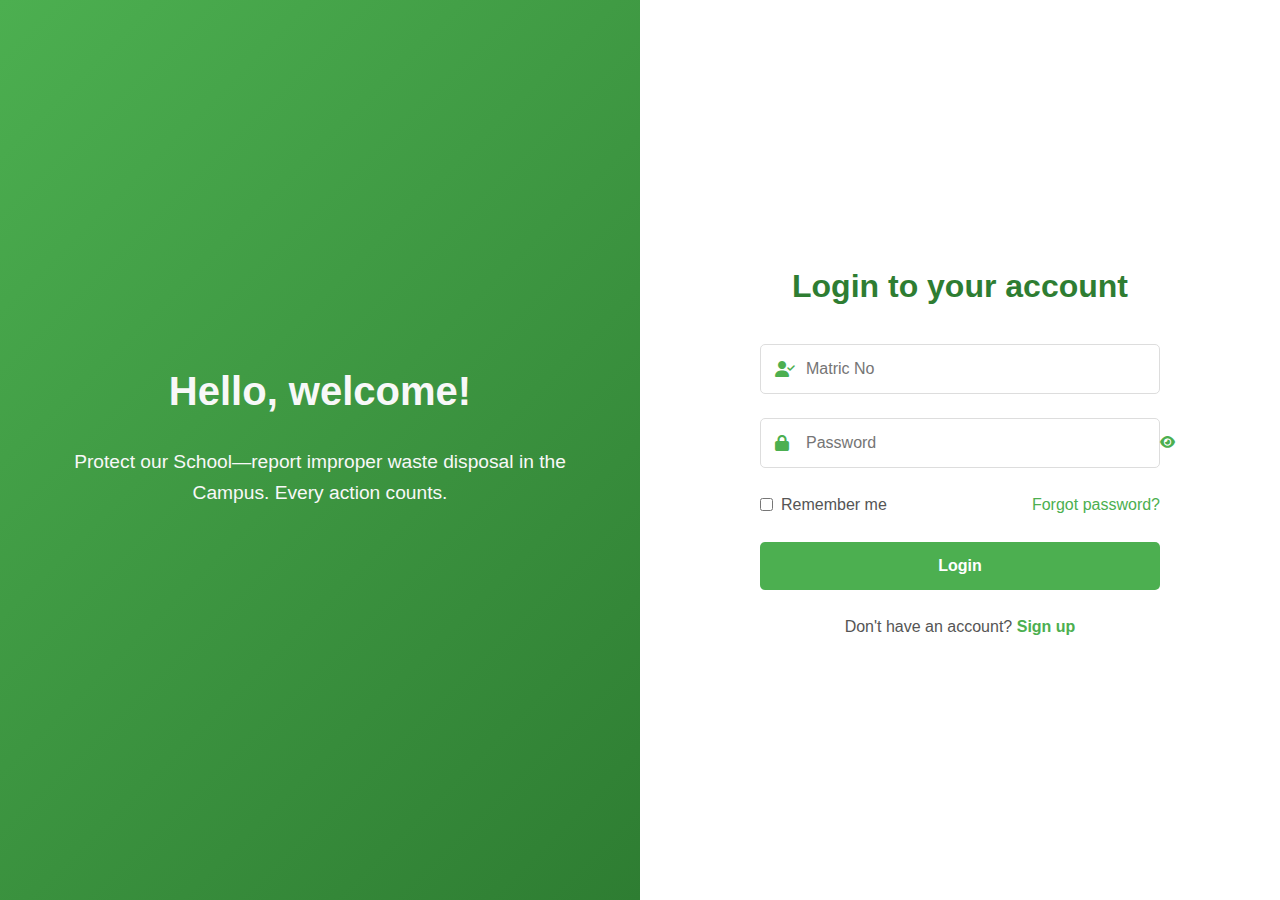
<file: new waste report/All code/logintesting22.html>
<!DOCTYPE html>
<html lang="en">
<head>
    <meta charset="UTF-8">
    <meta name="viewport" content="width=device-width, initial-scale=1.0">
    <title>Waste Disposal Report</title>
    <link rel="stylesheet" href="https://cdnjs.cloudflare.com/ajax/libs/font-awesome/6.4.0/css/all.min.css">
    <style>
        /* Base Styles */
        :root {
            --primary-color: #4CAF50;
            --secondary-color: #2E7D32;
            --accent-color: #8BC34A;
            --text-color: #333;
            --light-text: #f8f8f8;
            --background-light: #f5f5f5;
            --shadow: 0 4px 6px rgba(0, 0, 0, 0.1);
            --transition: all 0.3s ease;
        }

        * {
            margin: 0;
            padding: 0;
            box-sizing: border-box;
            font-family: 'Segoe UI', Tahoma, Geneva, Verdana, sans-serif;
        }

        body {
            background-color: var(--background-light);
            color: var(--text-color);
            line-height: 1.6;
        }

        .gradient-container {
            display: flex;
            min-height: 100vh;
        }

        /* Welcome Section */
        .welcome-section {
            flex: 1;
            background: linear-gradient(135deg, var(--primary-color), var(--secondary-color));
            color: var(--light-text);
            padding: 2rem;
            display: flex;
            flex-direction: column;
            justify-content: center;
            align-items: center;
            text-align: center;
        }

        .welcome-section h1 {
            font-size: 2.5rem;
            margin-bottom: 1.5rem;
            font-weight: 700;
        }

        .welcome-text {
            font-size: 1.2rem;
            max-width: 500px;
            margin-bottom: 2rem;
        }

        /* Login Section */
        .login-section {
            flex: 1;
            padding: 2rem;
            display: flex;
            flex-direction: column;
            justify-content: center;
            align-items: center;
            background-color: white;
        }

        .login-section h2 {
            font-size: 2rem;
            margin-bottom: 2rem;
            color: var(--secondary-color);
        }

        .login-form {
            width: 100%;
            max-width: 400px;
        }

        .input-group {
            position: relative;
            margin-bottom: 1.5rem;
        }

        .input-group i {
            position: absolute;
            left: 15px;
            top: 50%;
            transform: translateY(-50%);
            color: var(--primary-color);
        }

        .input-group input {
            width: 100%;
            padding: 15px 15px 15px 45px;
            border: 1px solid #ddd;
            border-radius: 5px;
            font-size: 1rem;
            transition: var(--transition);
        }

        .input-group input:focus {
            outline: none;
            border-color: var(--primary-color);
            box-shadow: 0 0 0 2px rgba(76, 175, 80, 0.2);
        }

        .toggle-password {
            position: absolute;
            right: 15px;
            top: 50%;
            transform: translateY(-50%);
            background: none;
            border: none;
            color: #777;
            cursor: pointer;
            transition: var(--transition);
        }

        .toggle-password:hover {
            color: var(--primary-color);
        }

        .form-options {
            display: flex;
            justify-content: space-between;
            align-items: center;
            margin-bottom: 1.5rem;
        }

        .remember-me {
            display: flex;
            align-items: center;
            gap: 0.5rem;
            color: #555;
            cursor: pointer;
        }

        .forgot-password {
            color: var(--primary-color);
            text-decoration: none;
            transition: var(--transition);
        }

        .forgot-password:hover {
            text-decoration: underline;
        }

        .login-btn {
            width: 100%;
            padding: 15px;
            background-color: var(--primary-color);
            color: white;
            border: none;
            border-radius: 5px;
            font-size: 1rem;
            font-weight: 600;
            cursor: pointer;
            transition: var(--transition);
            margin-bottom: 1.5rem;
        }

        .login-btn:hover {
            background-color: var(--secondary-color);
            transform: translateY(-2px);
            box-shadow: var(--shadow);
        }

        .signup-link {
            text-align: center;
            color: #555;
        }

        .signup-link a {
            color: var(--primary-color);
            text-decoration: none;
            font-weight: 600;
            transition: var(--transition);
        }

        .signup-link a:hover {
            text-decoration: underline;
        }

        /* Auth Modal Styles */
        .auth-modal {
            position: fixed;
            top: 0;
            left: 0;
            width: 100%;
            height: 100%;
            background-color: rgba(0, 0, 0, 0.7);
            display: flex;
            justify-content: center;
            align-items: center;
            z-index: 1000;
            opacity: 0;
            visibility: hidden;
            transition: all 0.3s ease;
        }

        .auth-modal.active {
            opacity: 1;
            visibility: visible;
        }

        .auth-modal .modal-content {
            background: white;
            padding: 2rem;
            border-radius: 8px;
            width: 90%;
            max-width: 450px;
            box-shadow: 0 5px 15px rgba(0, 0, 0, 0.3);
            transform: translateY(-20px);
            transition: all 0.3s ease;
        }

        .auth-modal.active .modal-content {
            transform: translateY(0);
        }

        .auth-modal .close-modal {
            position: absolute;
            top: 15px;
            right: 20px;
            font-size: 1.5rem;
            cursor: pointer;
            color: #666;
            background: none;
            border: none;
        }

        .auth-modal .close-modal:hover {
            color: #333;
        }

        .auth-modal h3 {
            color: var(--secondary-color);
            margin-bottom: 1.5rem;
            text-align: center;
        }

        .auth-modal .input-group {
            margin-bottom: 1.2rem;
        }

        .auth-modal .auth-btn {
            width: 100%;
            padding: 12px;
            background-color: var(--primary-color);
            color: white;
            border: none;
            border-radius: 5px;
            font-size: 1rem;
            font-weight: 600;
            cursor: pointer;
            transition: var(--transition);
            margin-top: 1rem;
        }

        .auth-modal .auth-btn:hover {
            background-color: var(--secondary-color);
        }

        /* Modal message styles */
        .modal-message {
            padding: 10px 15px;
            margin-bottom: 15px;
            border-radius: 5px;
            font-size: 14px;
        }

        .modal-message.success {
            color: #155724;
            background-color: #d4edda;
            border: 1px solid #c3e6cb;
        }

        .modal-message.error {
            color: #721c24;
            background-color: #f8d7da;
            border: 1px solid #f5c6cb;
        }

        /* Message styles */
        .auth-message {
            padding: 12px 16px;
            margin: 15px 0;
            border-radius: 6px;
            font-size: 14px;
            transition: all 0.3s ease;
        }

        .auth-message.success {
            color: #155724;
            background-color: #d4edda;
            border: 1px solid #c3e6cb;
        }

        .auth-message.error {
            color: #721c24;
            background-color: #f8d7da;
            border: 1px solid #f5c6cb;
        }

        /* Media Queries for Responsive Design */
        @media (max-width: 768px) {
            .gradient-container {
                flex-direction: column;
            }

            .welcome-section {
                padding: 2rem 1rem;
            }

            .welcome-section h1 {
                font-size: 2rem;
            }

            .welcome-text {
                font-size: 1rem;
            }

            .login-section {
                padding: 2rem 1rem;
            }

            .login-section h2 {
                font-size: 1.5rem;
            }
        }

        @media (max-width: 480px) {
            .welcome-section h1 {
                font-size: 1.8rem;
            }

            .form-options {
                flex-direction: column;
                gap: 1rem;
                align-items: flex-start;
            }

            .forgot-password {
                margin-left: 0;
            }

            .input-group input {
                padding: 12px 12px 12px 40px;
            }

            .auth-modal .modal-content {
                padding: 1.5rem;
            }
        }

        /* Animation */
        @keyframes fadeIn {
            from {
                opacity: 0;
                transform: translateY(20px);
            }
            to {
                opacity: 1;
                transform: translateY(0);
            }
        }

        .welcome-section, .login-section {
            animation: fadeIn 0.8s ease-out forwards;
        }

        .login-section {
            animation-delay: 0.2s;
        }
    </style>
</head>
<body>
    <div class="gradient-container">
        <div class="welcome-section">
            <h1>Hello, welcome!</h1>
            <p class="welcome-text">Protect our School—report improper waste disposal in the Campus. Every action counts.</p>
        </div>
        
        <div class="login-section">
            <h2>Login to your account</h2>
            <form class="login-form">
                <div class="input-group">
                    <i class="fa-solid fa-user-check"></i>
                    <input type="text" placeholder="Matric No" required>
                </div>
                <div class="input-group">
                    <i class="fas fa-lock"></i>
                    <input type="password" placeholder="Password" required>
                    <button type="button" class="toggle-password"><i class="fas fa-eye"></i></button>
                </div>
                <div class="form-options">
                    <label class="remember-me">
                        <input type="checkbox"> Remember me
                    </label>
                    <a href="#" class="forgot-password">Forgot password?</a>
                </div>
                <button type="submit" class="login-btn">Login</button>
                <p class="signup-link">Don't have an account? <a href="#" id="signup-link">Sign up</a></p>
            </form>
        </div>
    </div>

    <script>
        document.addEventListener('DOMContentLoaded', function() {
            // Initialize user storage if not exists
            initializeUserStorage();

            // DOM Elements
            const togglePassword = document.querySelector('.toggle-password');
            const passwordInput = document.querySelector('.input-group input[type="password"]');
            const loginForm = document.querySelector('.login-form');
            const forgotPasswordLink = document.querySelector('.forgot-password');
            const signupLink = document.querySelector('#signup-link');
            const matricInput = document.querySelector('.input-group input[type="text"]');

            // Event Listeners
            setupEventListeners();

            // Load remembered matric number
            loadRememberedMatric();

            // ==================== FUNCTIONS ====================

            function initializeUserStorage() {
                if (!localStorage.getItem('users')) {
                    localStorage.setItem('users', JSON.stringify([
                        {
                            name: "Admin User",
                            matricNo: "FSC/2020/0001",
                            password: "admin123",
                            role: "admin"
                        },
                        {
                            name: "Demo Student",
                            matricNo: "FSC/2020/0002",
                            password: "student123",
                            role: "student"
                        }
                    ]));
                }
            }

            function setupEventListeners() {
                // Password visibility toggle
                if (togglePassword) {
                    togglePassword.addEventListener('click', togglePasswordVisibility);
                }

                // Login form submission
                if (loginForm) {
                    loginForm.addEventListener('submit', handleLogin);
                }

                // Forgot password link
                if (forgotPasswordLink) {
                    forgotPasswordLink.addEventListener('click', showForgotPasswordModal);
                }

                // Sign up link
                if (signupLink) {
                    signupLink.addEventListener('click', showSignupModal);
                }
            }

            function togglePasswordVisibility() {
                const isPassword = passwordInput.type === 'password';
                passwordInput.type = isPassword ? 'text' : 'password';
                this.innerHTML = isPassword ? '<i class="fas fa-eye-slash"></i>' : '<i class="fas fa-eye"></i>';
            }

            function handleLogin(e) {
                e.preventDefault();
                
                const matricNo = matricInput.value.trim().toUpperCase();
                const password = passwordInput.value;
                const rememberMe = this.querySelector('input[type="checkbox"]')?.checked;

                // Validate inputs
                if (!validateLoginInputs(matricNo, password)) return;

                // Authenticate user
                const users = JSON.parse(localStorage.getItem('users'));
                const user = users.find(user => user.matricNo === matricNo);

                if (!user) {
                    showMessage('Incorrect matric number or not registered', false);
                    matricInput.focus();
                    return;
                }

                if (user.password !== password) {
                    showMessage('Incorrect password', false);
                    passwordInput.focus();
                    return;
                }

                // Successful login
                handleSuccessfulLogin(user, matricNo, rememberMe);
            }

            function validateLoginInputs(matricNo, password) {
                if (!validateMatricNo(matricNo)) {
                    showMessage('Invalid matric number format. Correct format: ABC/2020/0001', false);
                    matricInput.focus();
                    return false;
                }

                if (password.length < 6) {
                    showMessage('Password must be at least 6 characters', false);
                    passwordInput.focus();
                    return false;
                }

                return true;
            }

            function handleSuccessfulLogin(user, matricNo, rememberMe) {
                if (rememberMe) {
                    localStorage.setItem('rememberedMatric', matricNo);
                } else {
                    localStorage.removeItem('rememberedMatric');
                }

                sessionStorage.setItem('currentUser', JSON.stringify(user));
                
                showMessage('Login successful! Redirecting...', true);
                setTimeout(() => {
                    window.location.href = user.role === 'admin' ? 'admin-dashboard.html' : 'index.html';
                }, 1500);
            }

            function showForgotPasswordModal(e) {
                if (e) e.preventDefault();

                const modal = document.createElement('div');
                modal.className = 'auth-modal';
                modal.innerHTML = `
                    <div class="modal-content">
                        <button class="close-modal">&times;</button>
                        <h3>Reset Password</h3>
                        <div id="reset-message-container"></div>
                        <div class="input-group">
                            <i class="fas fa-id-card"></i>
                            <input type="text" id="reset-matric" placeholder="FSC/2020/0001">
                        </div>
                        <button class="auth-btn reset-btn">Send Reset Link</button>
                    </div>
                `;
                document.body.appendChild(modal);

                // Activate modal
                setTimeout(() => modal.classList.add('active'), 10);

                // Close modal
                modal.querySelector('.close-modal').addEventListener('click', () => {
                    modal.classList.remove('active');
                    setTimeout(() => modal.remove(), 300);
                });
                
                // Reset password functionality
                modal.querySelector('.reset-btn').addEventListener('click', () => {
                    const matricNo = modal.querySelector('#reset-matric').value.trim().toUpperCase();
                    const messageContainer = modal.querySelector('#reset-message-container');
                    
                    if (!validateMatricNo(matricNo)) {
                        showModalMessage('Invalid matric number format', false, messageContainer);
                        return;
                    }

                    const users = JSON.parse(localStorage.getItem('users'));
                    if (users.some(user => user.matricNo === matricNo)) {
                        showModalMessage('Password reset link has been sent to your school email', true, messageContainer);
                        setTimeout(() => {
                            modal.classList.remove('active');
                            setTimeout(() => modal.remove(), 300);
                        }, 2000);
                    } else {
                        showModalMessage('Matric number not found in our system', false, messageContainer);
                    }
                });

                // Close when clicking outside
                modal.addEventListener('click', (e) => {
                    if (e.target === modal) {
                        modal.classList.remove('active');
                        setTimeout(() => modal.remove(), 300);
                    }
                });
            }

            function showSignupModal(e) {
                if (e) e.preventDefault();

                const modal = document.createElement('div');
                modal.className = 'auth-modal';
                modal.innerHTML = `
                    <div class="modal-content">
                        <button class="close-modal">&times;</button>
                        <h3>Student Registration</h3>
                        <div id="signup-message-container"></div>
                        <form class="signup-form">
                            <div class="input-group">
                                <i class="fas fa-user"></i>
                                <input type="text" id="signup-name" placeholder="Full Name" required>
                            </div>
                            <div class="input-group">
                                <i class="fas fa-id-card"></i>
                                <input type="text" id="signup-matric" placeholder="Matric Number (FSC/2020/001)" required>
                            </div>
                            <div class="input-group">
                                <i class="fas fa-lock"></i>
                                <input type="password" id="signup-password" placeholder="Password (min 6 characters)" required>
                                <button type="button" class="toggle-password"><i class="fas fa-eye"></i></button>
                            </div>
                            <div class="input-group">
                                <i class="fas fa-lock"></i>
                                <input type="password" id="signup-confirm" placeholder="Confirm Password" required>
                            </div>
                            <button type="submit" class="auth-btn">Register</button>
                        </form>
                    </div>
                `;
                document.body.appendChild(modal);

                // Activate modal
                setTimeout(() => modal.classList.add('active'), 10);

                // Password toggle
                const modalToggle = modal.querySelector('.toggle-password');
                const modalPassword = modal.querySelector('#signup-password');
                
                modalToggle.addEventListener('click', function() {
                    const isPassword = modalPassword.type === 'password';
                    modalPassword.type = isPassword ? 'text' : 'password';
                    this.innerHTML = isPassword ? '<i class="fas fa-eye-slash"></i>' : '<i class="fas fa-eye"></i>';
                });

                // Form submission
                modal.querySelector('.signup-form').addEventListener('submit', function(e) {
                    e.preventDefault();
                    
                    const messageContainer = modal.querySelector('#signup-message-container');
                    messageContainer.innerHTML = '';
                    
                    const name = this.querySelector('#signup-name').value.trim();
                    const matricNo = this.querySelector('#signup-matric').value.trim().toUpperCase();
                    const password = this.querySelector('#signup-password').value;
                    const confirm = this.querySelector('#signup-confirm').value;

                    // Validate inputs
                    if (!validateSignupInputs(name, matricNo, password, confirm, messageContainer)) return;

                    // Register new user
                    registerNewUser(name, matricNo, password, modal, messageContainer, this);
                });

                // Close modal
                modal.querySelector('.close-modal').addEventListener('click', () => {
                    modal.classList.remove('active');
                    setTimeout(() => modal.remove(), 300);
                });
                
                modal.addEventListener('click', (e) => {
                    if (e.target === modal) {
                        modal.classList.remove('active');
                        setTimeout(() => modal.remove(), 300);
                    }
                });
            }

            function validateSignupInputs(name, matricNo, password, confirm, messageContainer) {
                if (!name) {
                    showModalMessage('Full name is required', false, messageContainer);
                    return false;
                }

                if (!matricNo) {
                    showModalMessage('Matric number is required', false, messageContainer);
                    return false;
                }

                if (!validateMatricNo(matricNo)) {
                    showModalMessage('Invalid matric number format. Use format: ABC/2020/0001', false, messageContainer);
                    return false;
                }

                if (!password) {
                    showModalMessage('Password is required', false, messageContainer);
                    return false;
                }

                if (password.length < 6) {
                    showModalMessage('Password must be at least 6 characters', false, messageContainer);
                    return false;
                }

                if (password !== confirm) {
                    showModalMessage('Passwords do not match', false, messageContainer);
                    return false;
                }

                return true;
            }

            function registerNewUser(name, matricNo, password, modal, messageContainer, form) {
                let users = [];
                try {
                    const usersData = localStorage.getItem('users');
                    users = usersData ? JSON.parse(usersData) : [];
                } catch (error) {
                    console.error('Error reading users data:', error);
                    showModalMessage('Registration failed. Please try again.', false, messageContainer);
                    return;
                }

                // Check if matric number exists
                if (users.some(user => user.matricNo === matricNo)) {
                    showModalMessage('Matric number already registered', false, messageContainer);
                    return;
                }

                // Add new user
                users.push({
                    name,
                    matricNo,
                    password, // Note: In production, you should hash passwords
                    role: "student"
                });

                // Save updated users
                try {
                    localStorage.setItem('users', JSON.stringify(users));
                    showModalMessage('Registration successful! You can now login', true, messageContainer);
                    
                    // Clear form
                    form.reset();
                    
                    // Close modal after 2 seconds
                    setTimeout(() => {
                        modal.classList.remove('active');
                        setTimeout(() => {
                            modal.remove();
                            showMessage('Registration successful! You can now login', true);
                        }, 300);
                    }, 2000);
                } catch (error) {
                    console.error('Error saving user data:', error);
                    showModalMessage('Registration failed. Please try again.', false, messageContainer);
                }
            }

            function validateMatricNo(matricNo) {
                // FUOYE matric number format: ABC/2020/001
                const re = /^[A-Z]{2,3}\/\d{4}\/\d{2,4}$/;
                return re.test(matricNo);
            }

            function loadRememberedMatric() {
                const rememberedMatric = localStorage.getItem('rememberedMatric');
                if (rememberedMatric && matricInput) {
                    matricInput.value = rememberedMatric;
                    if (loginForm) {
                        loginForm.querySelector('input[type="checkbox"]').checked = true;
                    }
                }
            }

            function showMessage(text, isSuccess) {
                // Remove existing messages
                const existingMsg = document.querySelector('.auth-message');
                if (existingMsg) existingMsg.remove();

                const messageBox = document.createElement('div');
                messageBox.className = `auth-message ${isSuccess ? 'success' : 'error'}`;
                messageBox.textContent = text;
                
                // Insert message in appropriate location
                const loginHeading = document.querySelector('.login-section h2');
                if (loginHeading) {
                    loginHeading.insertAdjacentElement('afterend', messageBox);
                } else {
                    document.querySelector('.login-section').prepend(messageBox);
                }
                
                // Auto-dismiss
                setTimeout(() => {
                    messageBox.style.opacity = '0';
                    setTimeout(() => messageBox.remove(), 300);
                }, 3500);
            }

            function showModalMessage(text, isSuccess, container) {
                const messageBox = document.createElement('div');
                messageBox.className = `modal-message ${isSuccess ? 'success' : 'error'}`;
                messageBox.textContent = text;
                
                container.innerHTML = '';
                container.appendChild(messageBox);
                
                if (isSuccess) {
                    setTimeout(() => {
                        messageBox.style.opacity = '0';
                        setTimeout(() => messageBox.remove(), 300);
                    }, 3000);
                }
            }
        });
    </script>
</body>
</html>
</file>
